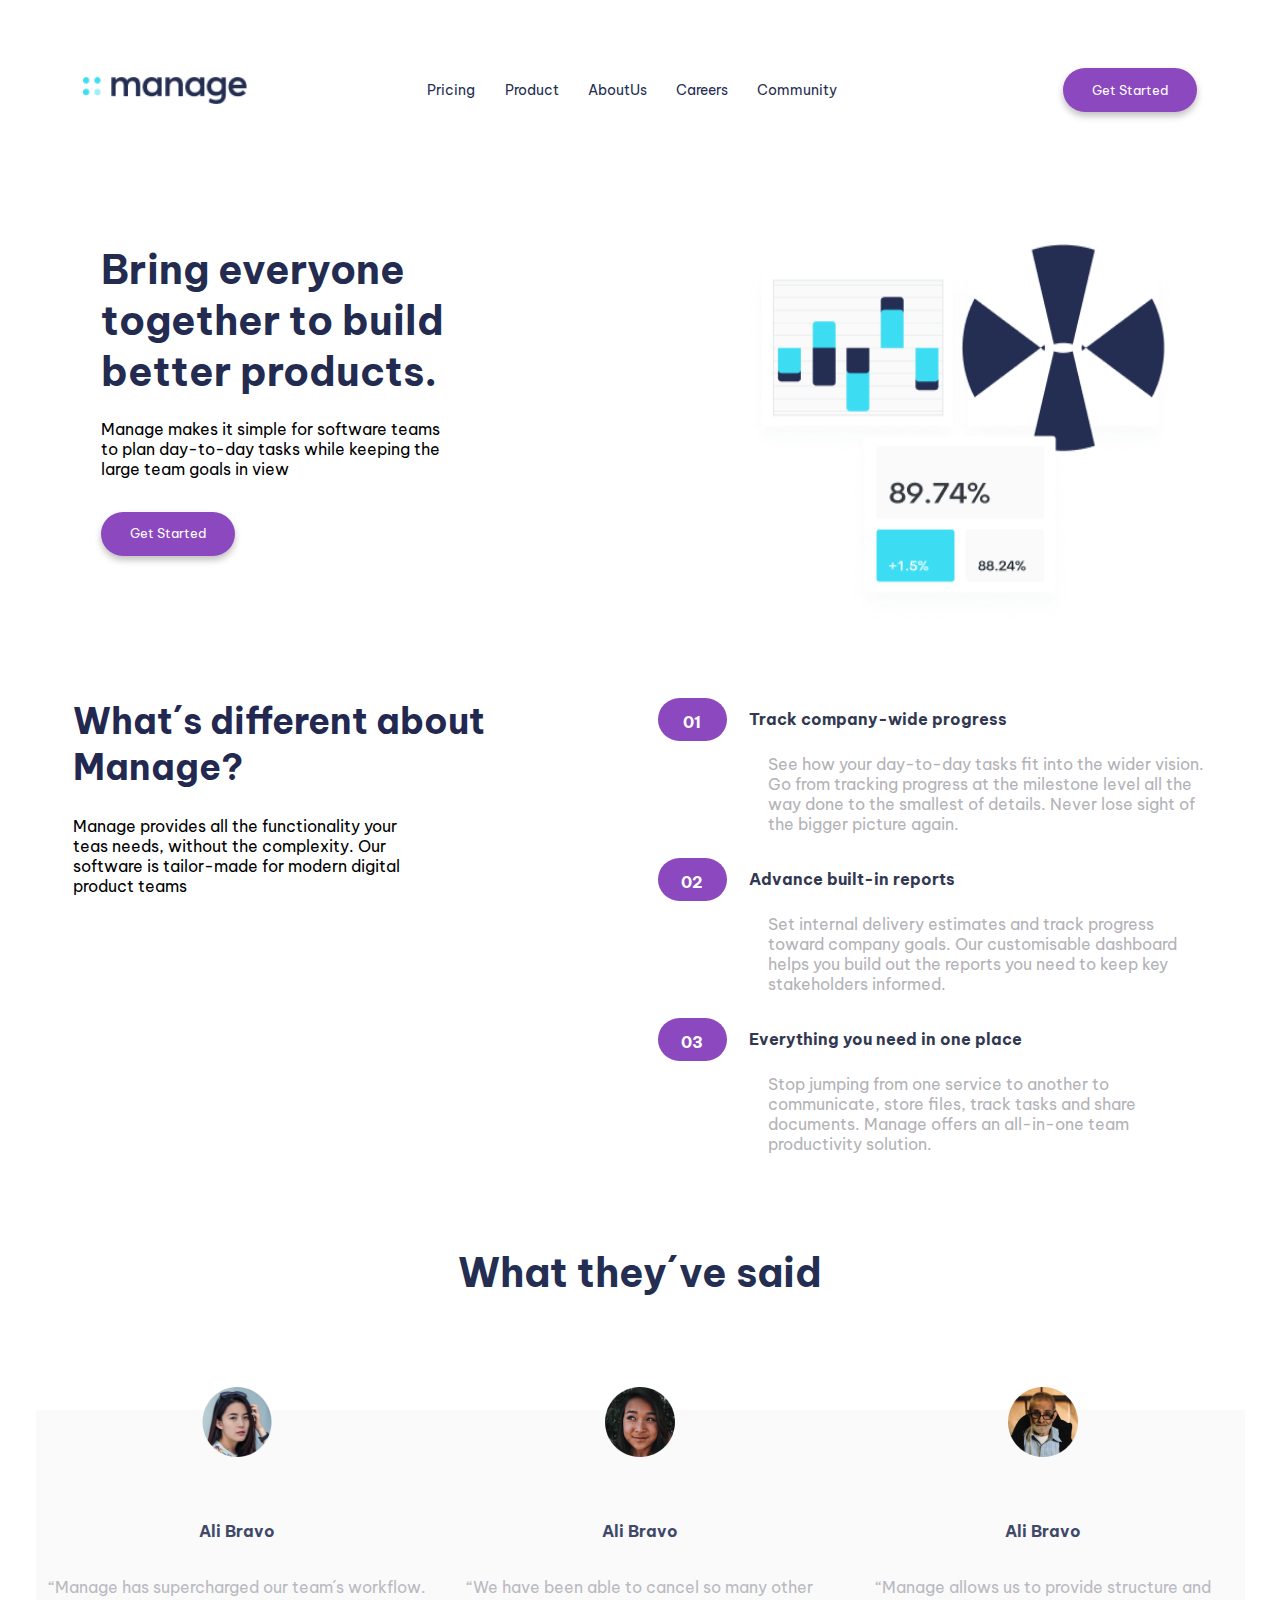
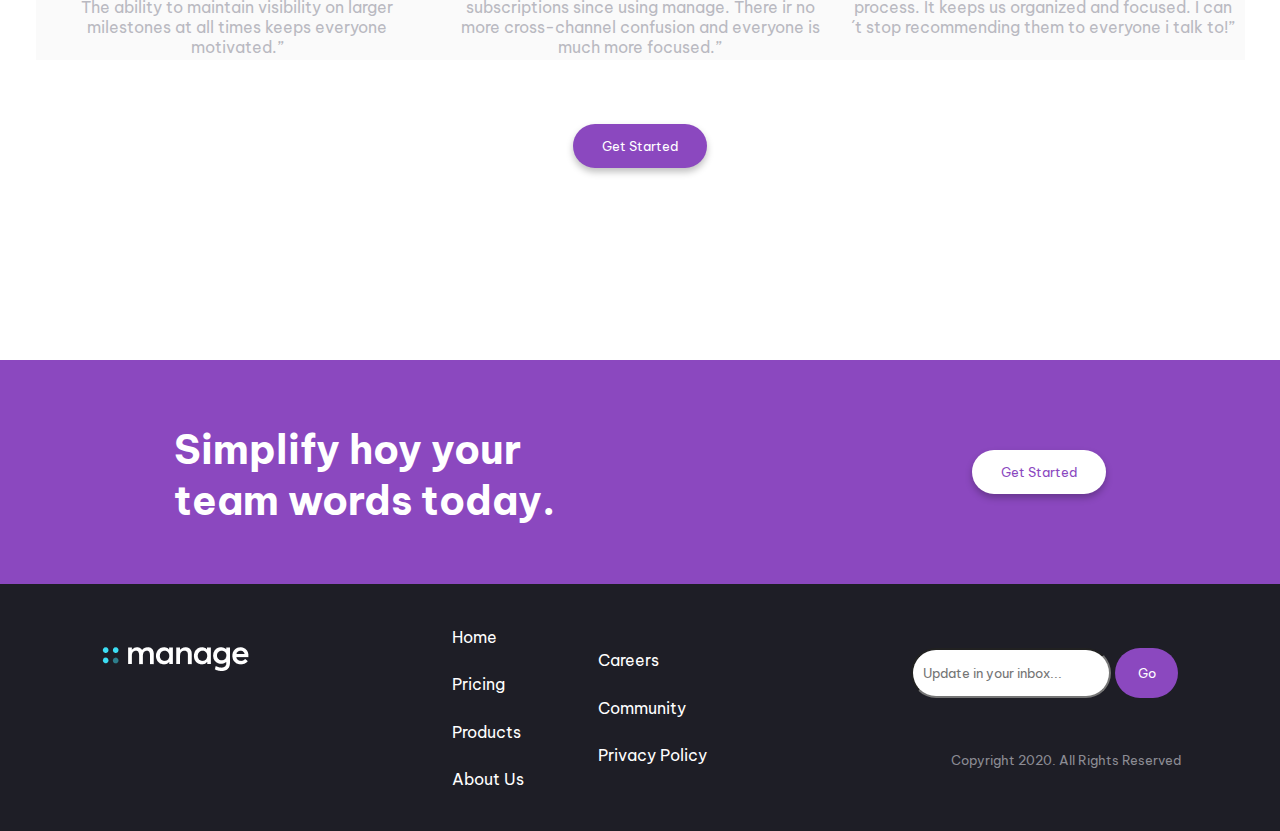
<file: index.html>
<!DOCTYPE html>
<html lang="en">
  <head>
    <meta charset="UTF-8" />
    <meta http-equiv="X-UA-Compatible" content="IE=edge" />
    <meta name="viewport" content="width=device-width, initial-scale=1.0" />
    <title>Manage</title>
    <link rel="preconnect" href="https://fonts.googleapis.com" />
    <link rel="preconnect" href="https://fonts.gstatic.com" crossorigin />
    <link rel="stylesheet" href="https://cdnjs.cloudflare.com/ajax/libs/font-awesome/6.2.0/css/all.min.css" integrity="sha512-xh6O/CkQoPOWDdYTDqeRdPCVd1SpvCA9XXcUnZS2FmJNp1coAFzvtCN9BmamE+4aHK8yyUHUSCcJHgXloTyT2A==" crossorigin="anonymous" referrerpolicy="no-referrer" />
    <link
      href="https://fonts.googleapis.com/css2?family=Be+Vietnam+Pro&display=swap"
      rel="stylesheet"
    />
    <link rel="stylesheet" href="css/styless.css" />
  </head>
  <body>
    <header>
            <!--  header
            1 - Dentro de header (contenedor) lo pense con 3 partes
            imagen - nav con ul- buton y escondido el menu hamburgesa.
            el menu hamburgesa esta en hidden.
        -->
      <img src="./img/logo header.png" alt="logo" />
      <nav>
        <ul>
          <li><a href="#">Pricing</a></li>
          <li><a href="#">Product</a></li>
          <li><a href="#">AboutUs</a></li>
          <li><a href="#">Careers</a></li>
          <li><a href="#">Community</a></li>
        </ul>
      </nav>
      <button id="boton">Get Started</button>
      <i class="fa-solid fa-bars"></i>
    </header>
    <main>
      <!--  main
            Dentro de main (contenedor) lo pense en tres sections.
            1 section tiene dos contenedores la img y el contenedor con h1 p y buton
        -->
      <section class="primer">
        <div class="informacion">
          <h1>Bring everyone together to build better products.</h1>
          <p>
            Manage makes it simple for software teams to plan day-to-day tasks
            while keeping the large team goals in view
          </p>
          <button>Get Started</button>
        </div>
        <div>
        <img src="./img/Group completo de imagenes.png" alt="graficos" />
      </div>
      </section>
      <section class="segundo">
        <!--  section 2
            Dentro de main (contenedor)
            2 section tiene dos contenedores izquierda un h2 y un p y el derecho caja con titulos y parrafos.
        -->
        <section>
          <div class="cajaizquierda">
          <h2>What´s different about Manage?</h2>
          <p>
            Manage provides all the functionality your teas needs, without the
            complexity. Our software is tailor-made for modern digital product
            teams
          </p>
          </div>
        </section>
        <section class="cajaderecha">
        <div>
          <div>
            <div class="titulos">
              <h5>01</h5>
              <p>Track company-wide progress</p>
            </div>
            <p class="parrafos">
              See how your day-to-day tasks fit into the wider vision. Go from
              tracking progress at the milestone level all the way done to the
              smallest of details. Never lose sight of the bigger picture again.
            </p>
          </div>
        </div>
        <div>
          <div class="titulos">
            <h5>02</h5>
            <p>Advance built-in reports</p>
          </div>
          <p class="parrafos">
            Set internal delivery estimates and track progress toward company
            goals. Our customisable dashboard helps you build out the reports
            you need to keep key stakeholders informed.
          </p>
        </div>
        <div>
            <div class="titulos">
              <h5>03</h5>
              <p>Everything you need in one place</p>
            </div>
            <p class="parrafos">
              Stop jumping from one service to another to communicate, store
              files, track tasks and share documents. Manage offers an
              all-in-one team productivity solution.
            </p>
          </div>
        </div>
      </section>
      </section>
      <section class="tercero">
        <!--  section 3
            Dentro de main (contenedor)
            3 section tiene 3 articulos.
            tiene la clase hiden dos de ellos para sacarlos en mobile.
        -->
          <h3>What they´ve said</h3>
        <div class="articulos">
          <article class="hidden">
            <img src="./img/ani foto.png" alt="anifoto">
            <h4>Ali Bravo</h4>
            <p>“Manage has supercharged our team´s workflow. The ability to maintain visibility on larger milestones at all times keeps everyone motivated.”</p>
          </article>
          <article>
            <img src="/root/img/ali foto.png" alt="alifoto">
            <h4>Ali Bravo</h4>
            <p>“We have been able to cancel so many other subscriptions since using manage. There ir no more cross-channel confusion and everyone is much more focused.”</p>
          </article>
          <article class="hidden">
            <img src="/root/img/ricardo foto.png" alt="ricardofoto">
            <h4>Ali Bravo</h4>
            <p>“Manage allows us to provide structure and process. It keeps us organized and focused. I can´t stop recommending them to everyone i talk to!”</p>
          </article>
        </div>
          <button>Get Started</button>
      </section>
    </main>
    <footer>
      <!--  footer
            Dentro de foter (contenedor)
            tiene dos contenedores section arriba con h3 y un button 
            el otro section abajo tiene varias cajas para poder lograr acomodar las dos ul y los iconos traidos de fontawesome.
            realize dos p copyright 2020 para poder acomodarlo en mobile.
        -->
      <section class="arriba">
        <h3>Simplify hoy your team words today.</h3>
        <button id="botonblanco">Get Started</button>
      </section>
      <section class="abajo">
        <div class="img">
          <div class="mobile">
            <p>Copyright 2020. All Rights Reserved</p>
          </div>
          <div>
            <img src="/root/img/Logofooter.png" alt="logofooter">
          </div>
          <div class="referencias">
            <a href="https://www.facebook.com" target="_blank"><i class="fa-brands fa-square-facebook"></i></a> 
            <a href="https://www.youtube.com" target="_blank"><i class="fa-brands fa-youtube"></i></a>
            <a href="https://www.twitter.com" target="_blank"><i class="fa-brands fa-twitter"></i></a>
            <a href="https://www.pinterest.com" target="_blank"><i class="fa-brands fa-pinterest"></i></a>
            <a href="https://www.instagram.com" target="_blank"><i class="fa-brands fa-instagram"></i></a>
          </div>
        </div>
        <div class="ulfooter">
        <div>
          <ul>
            <li><a href="#">Home</a></li>
            <li><a href="#">Pricing</a></li>
            <li><a href="#">Products</a></li>
            <li><a href="#">About Us</a></li>
          </ul>
        </div>
        <div>
          <ul>
            <li><a href="#">Careers</a></li>
            <li><a href="#">Community</a></li>
            <li><a href="#">Privacy Policy</a></li>
          </ul>
        </div>
      </div>
        <div>
          <form action="/registro" method="POST">
            <input type="text" name="email" id="email" placeholder="Update in your inbox...">
            <button id="go" type="submit">Go</button>
          </form>
          <p id="phidden">Copyright 2020. All Rights Reserved</p>
        </div>
      </section>
    </footer>
  </body>
</html>
</file>
<file: css/styless.css>
/* selector universal 
coloque font marigin y paddin todo en 0*/
*{
    font-family: 'Be Vietnam Pro', sans-serif;
    box-sizing: border-box;
    margin: 0;
    padding: 0;
}
/* header 
coloque flex space arraund*/
header{
    display: flex;
    justify-content: space-around;
    align-items: center;
    height: 20vh;
}
header img{
    height: 15%;
}
/* button 
estilos al primer boton del header*/
header button{
    width: 134px;
    height: 44px;
    background-color: #8B48BF;
    box-shadow: 0px 4px 7px rgba(0, 0, 0, 0.25);
    border-radius: 50px;
    padding: 10px;
    gap: 10px;
    color: #FFFFFF;
    border: none;
}
/* nav con ul  
estilos al nav con el ul y escondi el menu hamburguesa*/
header nav{
    margin-right: 15%;
}
header ul{
    display: flex;
    height: 30%;
}

/*menu hamburguesa hidden*/
.fa-bars{
    display: none;
    font-size: 3rem;
}
a{
    text-decoration: none;
    color: #242E52;
}
/*hover para a y button*/
a:hover{
    opacity:60%;
}
button:hover{  
    cursor: pointer;
    opacity: 70%;
}
header li{
    color: #242E52;
    font-size: 0.9rem;
    margin: 0 5%;
    list-style-type: none;  
}
/*primer section del main */
.primer{
    display: flex;
    justify-content: space-around;
    margin: 5% 0% 0% 0%;
}
.primer div{
    width: 439px;
    align-items: flex-start;
}
/*h1 primer section del main */
h1{
    color: #232C50;
    font-size: 2.5rem;
    text-align: left;
}
.primer p{
    align-items: center;
    color: #000000;
    font-size: 1rem;
    margin-top: 5%;
    width: 350px;
    height: 71px;
}
.primer button{
    width: 134px;
    height: 44px;
    background-color: #8B48BF;
    box-shadow: 0px 4px 7px rgba(0, 0, 0, 0.25);
    border-radius: 50px;
    padding: 10px;
    gap: 10px;
    color: #FFFFFF;
    border: none;
    margin-top: 5%;
}
.primer img{
    width: 439px;
    height: 386px;
}
/*segundo section del main contiene caja izquierda y derecha*/
.segundo{
    display: flex;
    justify-content: space-around;
    height: 549px;
    margin: 5% 0% 0% 0%;
}
.cajaizquierda{
    width: 440px;
    height: 212px;
    display: flex;
    flex-direction: column;
    align-items: flex-start;
}
.segundo h2{
    color: #232851;
    font-size: 2.25rem;
}
.cajaizquierda p{
    color: #000000;
    font-size: 1rem;
    height: 88px;
    width: 337px;
    text-align: left;
    margin-top: 6%;
}
/*segundo section derecha*/
.cajaderecha{
    width: 550px;
    height: 212px;
}
.titulos{
    display: flex;
}
.titulos h5{
    width: 69px;
    height: 43px;
    background: #8B48BF;
    border-radius: 1.8rem;
    text-align: center;
    padding: 2.5% 4%;
    font-size: 1rem;
    color: #FFFFFF;
}
.titulos p{
    height: 23px;
    color: #323851;
    font-size: 1rem;
    margin: 2% 4%;
    font-weight: bold;
}
.parrafos{
    width: 437px;
    height: 104px;
    font-size: 1rem;
    color: #B3B2B7;
    margin-top: 2%;
    margin-left: 20%;
}
/*tercer section del main contiene articulos*/
.tercero{
    display: flex;
    flex-direction: column;
    align-items: center;
}
.tercero h3{
    height: 61px;
    font-size: 2.5rem;
    color: #242E53;
    text-align: center;
    margin-bottom: 8%;
}
.articulos{
    display: flex;
    justify-content: center;
    height: 250px;
}
article{
    display: flex;
    flex-direction: column;
    justify-content: space-around;
    background-color: #FAFAFA;
    align-items: center;
    margin: 0%;
}
article h4{
    text-align: center;
    color: #3F4868;
    font-size: 1rem;
}
article img{
    width: 70px;
    height: 70px;
    position: relative;
    bottom: 15%;
}
article p{
    width: 403px;
    height: 78px;
    font-size: 1rem;
    text-align: center;
    color: #B9B9C1;
    padding: 2%;
}
/*tercer section button*/
.tercero button{
    width: 134px;
    height: 44px;
    background-color: #8B48BF;
    box-shadow: 0px 4px 7px rgba(0, 0, 0, 0.25);
    border-radius: 50px;
    padding: 10px;
    gap: 10px;
    color: #FFFFFF;
    border: none;
    margin: 5% 45% 15% 45%;
}
/*footer contiene 2 cajas arriba y abajo*/
.arriba{
    height: 224px;
    background-color: #8B48BF;
    display: flex;
    justify-content: space-around;
    align-items: center;
}
.arriba h3{
    font-size: 2.5rem;
    width: 450px;
    height: 96px;
    color: #FFFFFF;
}
.arriba button{
    width: 134px;
    height: 44px;
    background-color: #FFFFFF;
    box-shadow: 0px 4px 7px rgba(0, 0, 0, 0.25);
    border-radius: 50px;
    padding: 10px;
    gap: 10px;
    color:#8B48BF;
    border: none;
}
/*footer abajo donde estan estilizadas todas las cajas de imagenes fontawesome*/
.abajo{
    height: 247px;
    background-color: #1E1E26;
    display: flex;
    justify-content: space-around;
    align-items: center;
}
.img{
    display: flex;
    flex-direction: column;
    justify-content: space-around;
    height: 150px;
    align-items: center;
}
.referencias a{
    margin: 10px;
}
.ulfooter{
    display: flex;
    justify-content: space-between;
    align-items: center;
    width: 20%;
}
.ulfooter ul{
    width: 110px;
    margin-bottom: 10%;
    height: 100%;
}
.abajo li{
    color:#FFFFFF;
    font-size: 1rem;
    margin: 25% 0%;
    list-style-type: none;
}
.abajo a{
    color: #FFFFFF;
}
.referencias{
    margin-top: 30%;
    display: flex;
    justify-content: space-around;
}
/*footer formulario con el button go*/
form input{
    width: 200px;
    height: 50px;
    padding: 10px;
    border-radius: 50px;
    background-color: #FFFFFF;
}
#go{
    padding: 10px;
    width: 63px;
    height: 50px;
    background: #8B48BF;
    border-radius: 50px;
    color: #FFFFFF;
    border: none;
}
.abajo p{
    width: 90%;
    height: 20%;
    font-size: 0.8rem;
    color: #8C8C94;
    margin: 20% 0% 0% 15%;
}
/*footer caja mobile para el copyright*/
.mobile{
    display: none;
}

@media(max-width:480px){
    header {
        justify-content: space-between;
        padding: 10% 11% 0 11%;
        height: 20%;
    }
    /*header nav y button hidden*/
    #boton {
        display: none;
    }
    header nav {
        display: none;
    }
    /*menu hamburguesa a la vista*/
    .fa-bars {
        display: block;
    }
    /*primer section column revers */
    .primer{
        flex-direction: column-reverse;
        align-items: center;
        text-align: center;
        margin: 10% 5% 35% 5%;
        justify-content: space-between;
    }
    .primer h1{
        text-align: center;
        font-size: 3rem;
    }
    .informacion{
        margin-top: 80px;
    }
    .primer p{
        text-align: center;
        justify-content: center;
        margin-left: 10%;
    }
    /*segundo section column */
    .segundo{
        flex-direction: column;
        align-items: center;
    }
    .segundo .cajaizquierda{
        align-items: center;
        justify-content: center;
    }
    .segundo h2{
        text-align: center;
    }
    .cajaizquierda p{
        text-align: center;
        width: 395px;
    }
    .titulos p{ 
        background-color: #8B48BF4D;
        color: #323851;
        padding: 5%;
        text-align: center;
        justify-content: center;
        margin: 0%;
        width: 100%;
    }
    .parrafos{
        width: auto;
        margin-left: 12%;
    }
    .cajaderecha{
        width: auto;
    }
    .titulos p{
        border-radius: 100px 0 0 100px;
        align-items: center;
        display: flex;
    }
    .titulos h5{ 
        position: relative;
        left: 27px;
        height: 47px;
    }
    /*tercer section articulos hidden*/
    .tercero {
        margin-top: 60%;
    }
    .articulos .hidden{
        display: none;
    }
    .articulos{
        justify-content: center;
        align-items: center;
    }
    /*footer arriba column*/
    .arriba{
        flex-direction: column;
        align-items: center;
        height: 350px;
    }
    .arriba h3{
        text-align: center;
        width: 75%;
    }
    /*footer abajo column reverse*/
    .abajo{
        flex-direction: column-reverse;
        height: 480px ;
        padding: 80px;
    }
    .ulfooter{
        width: 95vw;
        justify-content: space-around;
    }
    .img{
        flex-direction: column-reverse;
        justify-content: space-around;
        align-items: center;
    }
    .referencias{
        margin-top: 0px;
        height: 60px;
        width: 380px;
    }
    /*footer hidden el p*/
    #phidden{
        display: none;
    }
    .mobile{
        display: inline;
        width: 260px;
    }
}
</file>
